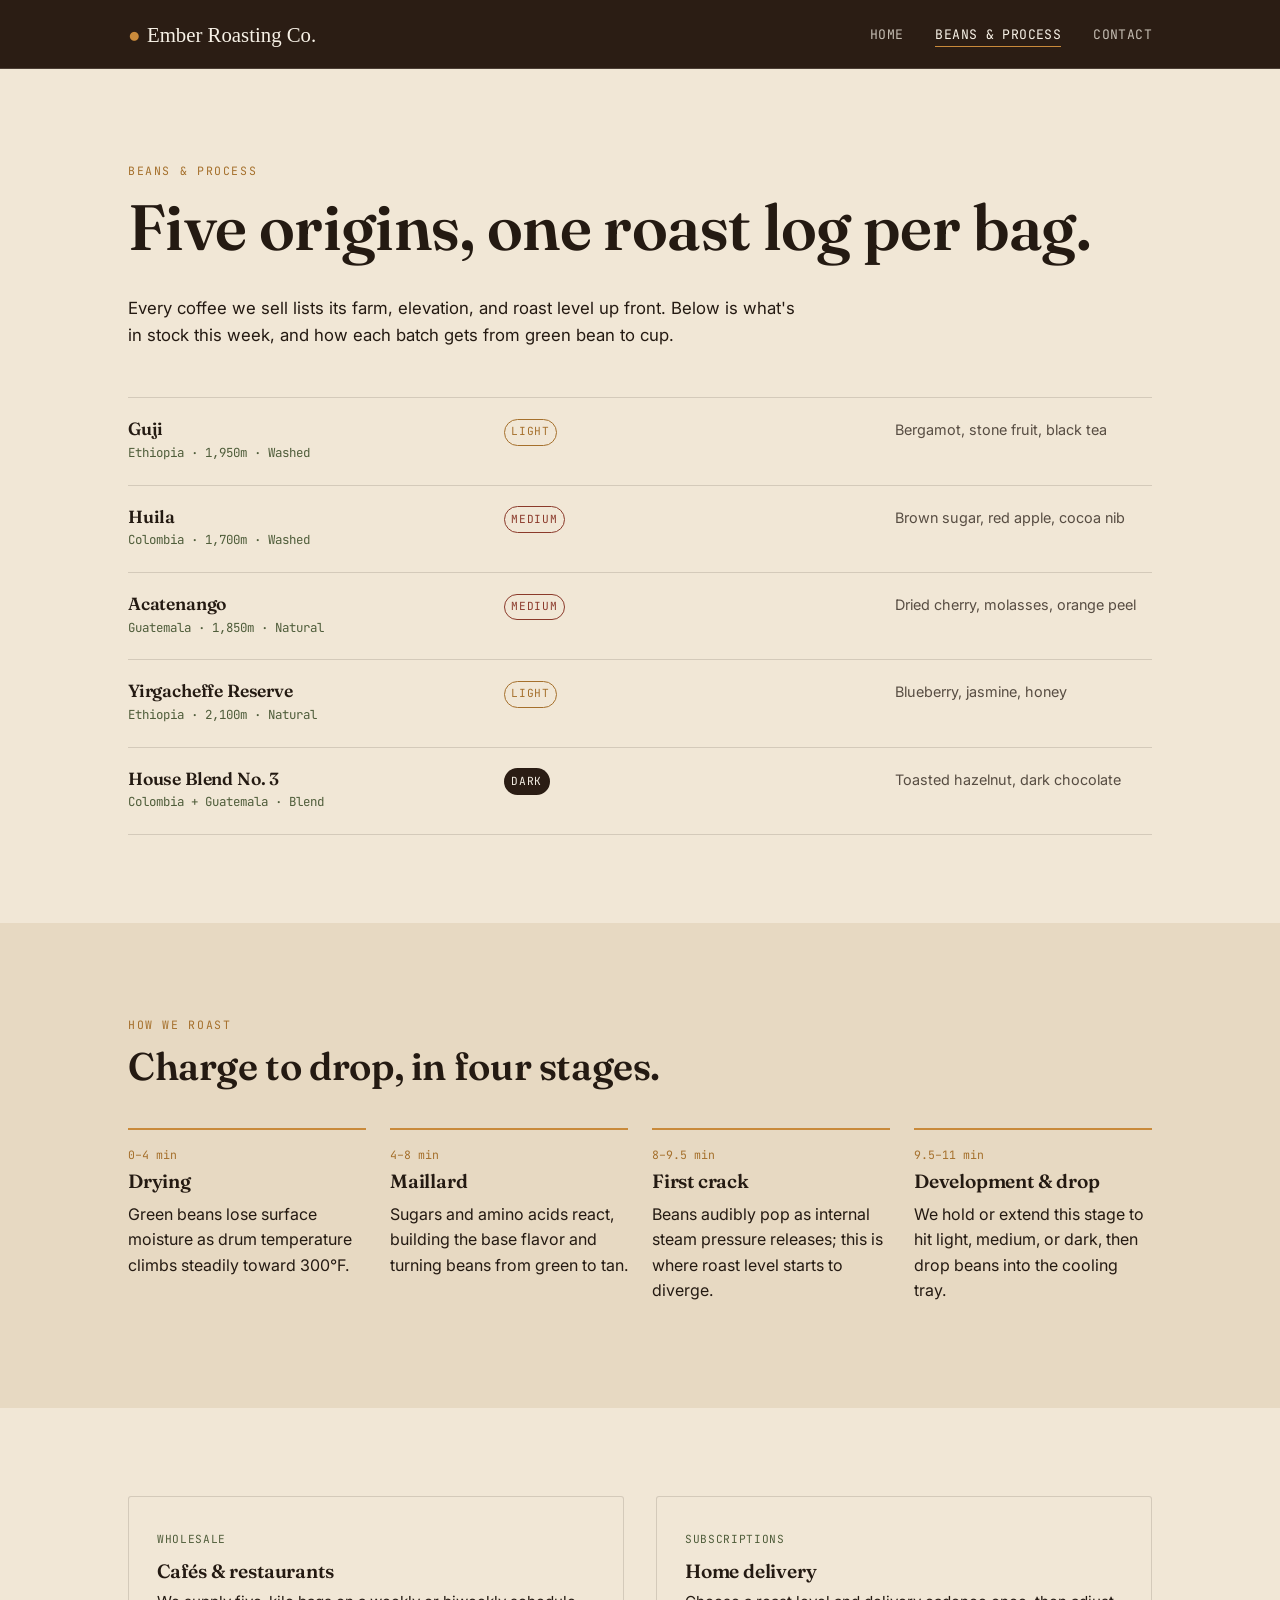
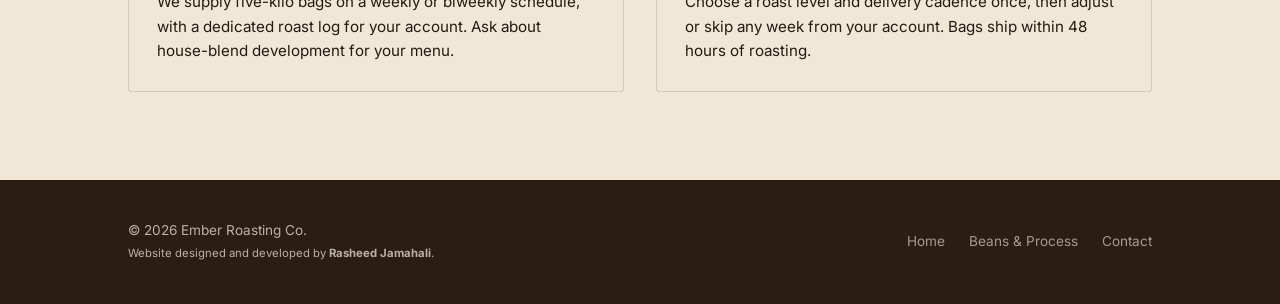
<file: about.html>
<!DOCTYPE html>
<html lang="en">
<head>
  <meta charset="UTF-8">
  <meta name="viewport" content="width=device-width, initial-scale=1.0">
  <title>Beans &amp; Process | Ember Roasting Co.</title>
  <meta name="description" content="See the current single-origin coffee lineup at Ember Roasting Co. and how we take green beans from charge to drop through our four-stage roast process.">
  <link rel="icon" href="data:,">
  <link rel="preconnect" href="https://fonts.googleapis.com">
  <link href="https://fonts.googleapis.com/css2?family=Fraunces:wght@400;600;700&family=Inter:wght@400;500;600&family=JetBrains+Mono:wght@400;500&display=swap" rel="stylesheet">
  <link rel="stylesheet" href="style.css">
</head>
<body>
  <a class="skip-link" href="#main">Skip to content</a>

  <header class="site-header">
    <div class="wrap nav">
      <a href="index.html" class="brand"><span class="mark">&#9679;</span> Ember Roasting Co.</a>
      <button class="nav-toggle" id="navToggle" aria-expanded="false" aria-controls="navLinks">
        <span class="visually-hidden">Menu</span>
        <span class="bar"></span><span class="bar"></span><span class="bar"></span>
      </button>
      <ul class="nav-links" id="navLinks">
        <li><a href="index.html">Home</a></li>
        <li><a href="about.html" aria-current="page">Beans &amp; Process</a></li>
        <li><a href="contact.html">Contact</a></li>
      </ul>
    </div>
  </header>

  <main id="main">
    <section class="section-light" style="padding-bottom:2rem;">
      <div class="wrap">
        <span class="eyebrow">Beans &amp; Process</span>
        <h1>Five origins, one roast log per bag.</h1>
        <p class="lede" style="font-size:1.05rem;">Every coffee we sell lists its farm, elevation, and roast level up front. Below is what's in stock this week, and how each batch gets from green bean to cup.</p>
      </div>
    </section>

    <section class="section-light" style="padding-top:0;">
      <div class="wrap">
        <div class="coffee-list">
          <div class="coffee-row">
            <div>
              <h3>Guji</h3>
              <span class="origin">Ethiopia &middot; 1,950m &middot; Washed</span>
            </div>
            <span class="roast-tag light">Light</span>
            <span></span>
            <p class="notes">Bergamot, stone fruit, black tea</p>
          </div>
          <div class="coffee-row">
            <div>
              <h3>Huila</h3>
              <span class="origin">Colombia &middot; 1,700m &middot; Washed</span>
            </div>
            <span class="roast-tag medium">Medium</span>
            <span></span>
            <p class="notes">Brown sugar, red apple, cocoa nib</p>
          </div>
          <div class="coffee-row">
            <div>
              <h3>Acatenango</h3>
              <span class="origin">Guatemala &middot; 1,850m &middot; Natural</span>
            </div>
            <span class="roast-tag medium">Medium</span>
            <span></span>
            <p class="notes">Dried cherry, molasses, orange peel</p>
          </div>
          <div class="coffee-row">
            <div>
              <h3>Yirgacheffe Reserve</h3>
              <span class="origin">Ethiopia &middot; 2,100m &middot; Natural</span>
            </div>
            <span class="roast-tag light">Light</span>
            <span></span>
            <p class="notes">Blueberry, jasmine, honey</p>
          </div>
          <div class="coffee-row">
            <div>
              <h3>House Blend No. 3</h3>
              <span class="origin">Colombia + Guatemala &middot; Blend</span>
            </div>
            <span class="roast-tag dark">Dark</span>
            <span></span>
            <p class="notes">Toasted hazelnut, dark chocolate</p>
          </div>
        </div>
      </div>
    </section>

    <section class="section-alt">
      <div class="wrap">
        <div class="section-head">
          <span class="eyebrow">How we roast</span>
          <h2>Charge to drop, in four stages.</h2>
        </div>
        <div class="process">
          <div class="process-step">
            <span class="phase-time">0&ndash;4 min</span>
            <h3>Drying</h3>
            <p>Green beans lose surface moisture as drum temperature climbs steadily toward 300&deg;F.</p>
          </div>
          <div class="process-step">
            <span class="phase-time">4&ndash;8 min</span>
            <h3>Maillard</h3>
            <p>Sugars and amino acids react, building the base flavor and turning beans from green to tan.</p>
          </div>
          <div class="process-step">
            <span class="phase-time">8&ndash;9.5 min</span>
            <h3>First crack</h3>
            <p>Beans audibly pop as internal steam pressure releases; this is where roast level starts to diverge.</p>
          </div>
          <div class="process-step">
            <span class="phase-time">9.5&ndash;11 min</span>
            <h3>Development &amp; drop</h3>
            <p>We hold or extend this stage to hit light, medium, or dark, then drop beans into the cooling tray.</p>
          </div>
        </div>
      </div>
    </section>

    <section class="section-light">
      <div class="wrap grid-2">
        <div class="card">
          <span class="tag">Wholesale</span>
          <h3>Cafés &amp; restaurants</h3>
          <p>We supply five-kilo bags on a weekly or biweekly schedule, with a dedicated roast log for your account. Ask about house-blend development for your menu.</p>
        </div>
        <div class="card">
          <span class="tag">Subscriptions</span>
          <h3>Home delivery</h3>
          <p>Choose a roast level and delivery cadence once, then adjust or skip any week from your account. Bags ship within 48 hours of roasting.</p>
        </div>
      </div>
    </section>
  </main>

  <footer class="site-footer">
    <div class="wrap footer-grid">
      <p style="margin:0;">
        &copy; <span id="footerYear">2026</span> Ember Roasting Co.<br>
        <small>Website designed and developed by <strong>Rasheed Jamahali</strong>.</small>
      </p>
      <ul class="footer-links">
        <li><a href="index.html">Home</a></li>
        <li><a href="about.html">Beans &amp; Process</a></li>
        <li><a href="contact.html">Contact</a></li>
      </ul>
    </div>
  </footer>

  <script src="script.js"></script>
</body>
</html>
</file>
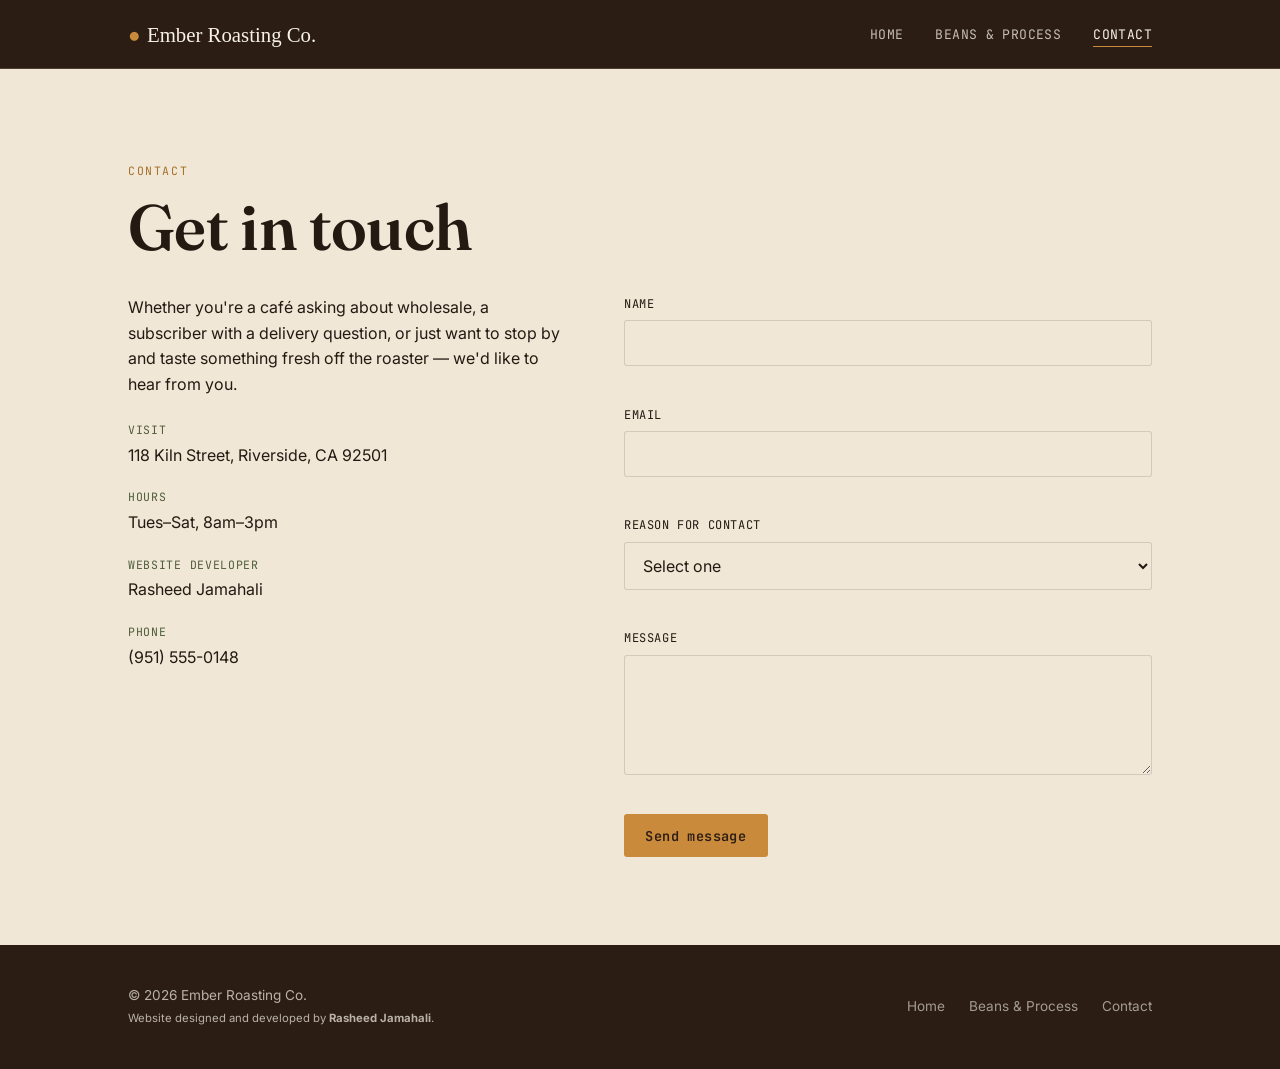
<file: contact.html>
<!DOCTYPE html>
<html lang="en">
<head>
  <meta charset="UTF-8">
  <meta name="viewport" content="width=device-width, initial-scale=1.0">
  <title>Contact | Ember Roasting Co.</title>
  <meta name="description" content="Get in touch with Ember Roasting Co. for wholesale orders, subscription questions, or a visit to the roastery.">
  <link rel="icon" href="data:,">
  <link rel="preconnect" href="https://fonts.googleapis.com">
  <link href="https://fonts.googleapis.com/css2?family=Fraunces:wght@400;600;700&family=Inter:wght@400;500;600&family=JetBrains+Mono:wght@400;500&display=swap" rel="stylesheet">
  <link rel="stylesheet" href="style.css">
</head>
<body>
  <a class="skip-link" href="#main">Skip to content</a>

  <header class="site-header">
    <div class="wrap nav">
      <a href="index.html" class="brand"><span class="mark">&#9679;</span> Ember Roasting Co.</a>
      <button class="nav-toggle" id="navToggle" aria-expanded="false" aria-controls="navLinks">
        <span class="visually-hidden">Menu</span>
        <span class="bar"></span><span class="bar"></span><span class="bar"></span>
      </button>
      <ul class="nav-links" id="navLinks">
        <li><a href="index.html">Home</a></li>
        <li><a href="about.html">Beans &amp; Process</a></li>
        <li><a href="contact.html" aria-current="page">Contact</a></li>
      </ul>
    </div>
  </header>

  <main id="main">
    <section class="section-light">
      <div class="wrap">
        <span class="eyebrow">Contact</span>
        <h1 style="max-width:16ch;">Get in touch</h1>

        <div class="contact-layout" style="margin-top:2rem;">
          <div class="contact-info">
            <p>Whether you're a café asking about wholesale, a subscriber with a delivery question, or just want to stop by and taste something fresh off the roaster &mdash; we'd like to hear from you.</p>
            <dl>
              <dt>Visit</dt>
              <dd>118 Kiln Street, Riverside, CA 92501</dd>
              <dt>Hours</dt>
              <dd>Tues&ndash;Sat, 8am&ndash;3pm</dd>
              <dt>Website Developer</dt>
              <dd>Rasheed Jamahali</dd>
              <dt>Phone</dt>
              <dd>(951) 555-0148</dd>
            </dl>
          </div>

          <div>
            <form id="contactForm" novalidate>
              <div class="field" id="nameField">
                <label for="name">Name</label>
                <input type="text" id="name" name="name" autocomplete="name" required>
                <span class="error-msg" id="nameError"></span>
              </div>

              <div class="field" id="emailField">
                <label for="email">Email</label>
                <input type="email" id="email" name="email" autocomplete="email" required>
                <span class="error-msg" id="emailError"></span>
              </div>

              <div class="field" id="reasonField">
                <label for="reason">Reason for contact</label>
                <select id="reason" name="reason" required>
                  <option value="">Select one</option>
                  <option value="wholesale">Wholesale order</option>
                  <option value="subscription">Subscription question</option>
                  <option value="visit">Planning a visit</option>
                  <option value="other">Something else</option>
                </select>
                <span class="error-msg" id="reasonError"></span>
              </div>

              <div class="field" id="messageField">
                <label for="message">Message</label>
                <textarea id="message" name="message" required></textarea>
                <span class="error-msg" id="messageError"></span>
              </div>

              <button type="submit" class="btn btn-primary" style="align-self:flex-start;">Send message</button>
              <div class="form-status" id="formStatus" role="status" aria-live="polite"></div>
            </form>
          </div>
        </div>
      </div>
    </section>
  </main>

  <footer class="site-footer">
    <div class="wrap footer-grid">
      <p style="margin:0;">
        &copy; <span id="footerYear">2026</span> Ember Roasting Co.<br>
        <small>Website designed and developed by <strong>Rasheed Jamahali</strong>.</small>
      </p>
      <ul class="footer-links">
        <li><a href="index.html">Home</a></li>
        <li><a href="about.html">Beans &amp; Process</a></li>
        <li><a href="contact.html">Contact</a></li>
      </ul>
    </div>
  </footer>

  <script src="script.js"></script>
</body>
</html>
</file>
<file: style.css>
/* ==========================================================================
   Ember Roasting Co. — stylesheet
   Design tokens
   ========================================================================== */
:root {
  /* Color */
  --espresso: #2b1d14;      /* primary dark bg */
  --espresso-2: #3a2a1d;    /* dark bg, raised surfaces */
  --parchment: #f1e7d6;     /* primary light bg */
  --parchment-2: #e7d9c2;   /* light bg, raised surfaces */
  --ink: #241a12;           /* body text on light */
  --cream: #f7f1e6;         /* text on dark */
  --amber: #c98a3b;         /* roast amber — primary accent */
  --amber-dim: #a5702c;
  --olive: #4f5d3a;         /* origin green — secondary accent */
  --crack: #8b3a2b;         /* first-crack red — used sparingly */
  --line: rgba(36, 26, 18, 0.14);
  --line-dark: rgba(247, 241, 230, 0.16);

  /* Type */
  --font-display: "Fraunces", Georgia, serif;
  --font-body: "Inter", -apple-system, Segoe UI, sans-serif;
  --font-mono: "JetBrains Mono", ui-monospace, Menlo, monospace;

  /* Layout */
  --max-w: 1120px;
  --gutter: clamp(1.25rem, 4vw, 3rem);
  --radius: 3px;
}

@font-face {
  font-family: "Fraunces";
  src: local("Georgia");
  font-display: swap;
}

* { box-sizing: border-box; }
html { scroll-behavior: smooth; }

body {
  margin: 0;
  font-family: var(--font-body);
  background: var(--parchment);
  color: var(--ink);
  line-height: 1.6;
  -webkit-font-smoothing: antialiased;
}

img { max-width: 100%; display: block; }

a { color: inherit; }

h1, h2, h3 {
  font-family: var(--font-display);
  font-weight: 600;
  line-height: 1.12;
  margin: 0 0 0.5em;
  letter-spacing: -0.01em;
}

h1 { font-size: clamp(2.4rem, 5vw, 4rem); }
h2 { font-size: clamp(1.7rem, 3vw, 2.4rem); }
h3 { font-size: 1.2rem; }

p { margin: 0 0 1em; max-width: 62ch; }

.eyebrow {
  font-family: var(--font-mono);
  font-size: 0.72rem;
  letter-spacing: 0.14em;
  text-transform: uppercase;
  color: var(--amber-dim);
  display: inline-block;
  margin-bottom: 0.9em;
}

.wrap {
  max-width: var(--max-w);
  margin-inline: auto;
  padding-inline: var(--gutter);
}

/* ---------- Buttons ---------- */
.btn {
  display: inline-flex;
  align-items: center;
  gap: 0.5em;
  font-family: var(--font-mono);
  font-size: 0.85rem;
  letter-spacing: 0.03em;
  text-decoration: none;
  padding: 0.85em 1.5em;
  border-radius: var(--radius);
  border: 1px solid transparent;
  cursor: pointer;
  transition: transform 0.15s ease, background 0.15s ease, border-color 0.15s ease;
}
.btn-primary {
  background: var(--amber);
  color: var(--espresso);
  font-weight: 600;
}
.btn-primary:hover { background: #dda058; transform: translateY(-1px); }

.btn-ghost {
  background: transparent;
  border-color: var(--line-dark);
  color: var(--cream);
}
.btn-ghost:hover { border-color: var(--amber); color: var(--amber); }

.btn-ghost-dark {
  background: transparent;
  border-color: var(--line);
  color: var(--ink);
}
.btn-ghost-dark:hover { border-color: var(--amber-dim); color: var(--amber-dim); }

/* ---------- Header / Nav ---------- */
.site-header {
  background: var(--espresso);
  color: var(--cream);
  position: sticky;
  top: 0;
  z-index: 50;
  border-bottom: 1px solid var(--line-dark);
}
.nav {
  display: flex;
  align-items: center;
  justify-content: space-between;
  padding-block: 1.1rem;
}
.brand {
  font-family: var(--font-display);
  font-size: 1.3rem;
  text-decoration: none;
  color: var(--cream);
  display: flex;
  align-items: baseline;
  gap: 0.4rem;
}
.brand .mark { color: var(--amber); }

.nav-links {
  display: flex;
  gap: 2rem;
  list-style: none;
  margin: 0;
  padding: 0;
  font-family: var(--font-mono);
  font-size: 0.82rem;
  letter-spacing: 0.03em;
  text-transform: uppercase;
}
.nav-links a {
  text-decoration: none;
  color: var(--cream);
  opacity: 0.75;
  padding-bottom: 3px;
  border-bottom: 1px solid transparent;
  transition: opacity 0.15s ease, border-color 0.15s ease;
}
.nav-links a:hover,
.nav-links a[aria-current="page"] {
  opacity: 1;
  border-color: var(--amber);
}

.nav-toggle {
  display: none;
  background: none;
  border: 1px solid var(--line-dark);
  border-radius: var(--radius);
  padding: 0.5em 0.7em;
  color: var(--cream);
  cursor: pointer;
}
.nav-toggle .bar {
  display: block;
  width: 20px;
  height: 2px;
  background: currentColor;
  margin: 4px 0;
  transition: transform 0.2s ease, opacity 0.2s ease;
}
.nav-toggle[aria-expanded="true"] .bar:nth-child(1) { transform: translateY(6px) rotate(45deg); }
.nav-toggle[aria-expanded="true"] .bar:nth-child(2) { opacity: 0; }
.nav-toggle[aria-expanded="true"] .bar:nth-child(3) { transform: translateY(-6px) rotate(-45deg); }

/* ---------- Hero ---------- */
.hero {
  background: var(--espresso);
  color: var(--cream);
  padding-block: clamp(3rem, 8vw, 6rem) clamp(2.5rem, 6vw, 4rem);
}
.hero-grid {
  display: grid;
  grid-template-columns: 1.1fr 1fr;
  gap: clamp(2rem, 5vw, 4rem);
  align-items: center;
}
.hero p.lede {
  font-size: 1.1rem;
  color: rgba(247, 241, 230, 0.82);
}
.hero-actions {
  display: flex;
  gap: 1rem;
  margin-top: 1.8rem;
  flex-wrap: wrap;
}

/* Signature element: the roast curve */
.roast-curve-card {
  background: var(--espresso-2);
  border: 1px solid var(--line-dark);
  border-radius: 6px;
  padding: 1.5rem 1.5rem 1rem;
}
.roast-curve-card .curve-label {
  display: flex;
  justify-content: space-between;
  font-family: var(--font-mono);
  font-size: 0.72rem;
  color: rgba(247, 241, 230, 0.6);
  text-transform: uppercase;
  letter-spacing: 0.08em;
  margin-bottom: 0.75rem;
}
.roast-curve-card svg { width: 100%; height: auto; overflow: visible; }
.curve-path {
  fill: none;
  stroke: var(--amber);
  stroke-width: 2.5;
  stroke-linecap: round;
  stroke-dasharray: 520;
  stroke-dashoffset: 520;
  animation: draw-curve 2.2s ease forwards 0.3s;
}
@keyframes draw-curve {
  to { stroke-dashoffset: 0; }
}
.curve-marker { fill: var(--crack); }
.curve-phase-labels text {
  font-family: var(--font-mono);
  font-size: 9px;
  fill: rgba(247, 241, 230, 0.55);
}

/* ---------- Sections ---------- */
section { padding-block: clamp(3rem, 7vw, 5.5rem); }
.section-light { background: var(--parchment); }
.section-alt { background: var(--parchment-2); }
.section-dark { background: var(--espresso); color: var(--cream); }

.section-head {
  max-width: 640px;
  margin-bottom: 2.5rem;
}
.section-dark .eyebrow { color: var(--amber); }

/* ---------- Feature / value grid ---------- */
.grid-3 {
  display: grid;
  grid-template-columns: repeat(3, 1fr);
  gap: 1.75rem;
}
.grid-2 {
  display: grid;
  grid-template-columns: 1fr 1fr;
  gap: 2rem;
}

.card {
  background: var(--parchment);
  border: 1px solid var(--line);
  border-radius: var(--radius);
  padding: 1.75rem;
}
.card h3 { margin-bottom: 0.5rem; }
.card p { margin-bottom: 0; font-size: 0.95rem; }
.card .tag {
  font-family: var(--font-mono);
  font-size: 0.7rem;
  letter-spacing: 0.06em;
  text-transform: uppercase;
  color: var(--olive);
  display: inline-block;
  margin-bottom: 0.75rem;
}

/* ---------- Coffee list (About/Services page) ---------- */
.coffee-list { display: flex; flex-direction: column; }
.coffee-row {
  display: grid;
  grid-template-columns: 1.4fr 0.7fr 0.7fr 1fr;
  gap: 1rem;
  align-items: baseline;
  padding-block: 1.25rem;
  border-top: 1px solid var(--line);
}
.coffee-row:last-child { border-bottom: 1px solid var(--line); }
.coffee-row h3 { margin: 0; font-size: 1.1rem; }
.coffee-row .origin {
  font-family: var(--font-mono);
  font-size: 0.78rem;
  color: var(--olive);
}
.roast-tag {
  font-family: var(--font-mono);
  font-size: 0.7rem;
  text-transform: uppercase;
  letter-spacing: 0.06em;
  padding: 0.3em 0.6em;
  border-radius: 999px;
  justify-self: start;
  border: 1px solid var(--line);
}
.roast-tag.light { color: var(--amber-dim); border-color: var(--amber-dim); }
.roast-tag.medium { color: var(--crack); border-color: var(--crack); }
.roast-tag.dark { color: var(--espresso); background: var(--espresso); color: var(--cream); }
.coffee-row .notes { font-size: 0.9rem; margin: 0; color: rgba(36,26,18,0.75); }

/* ---------- Process steps (About page) ---------- */
.process {
  display: grid;
  grid-template-columns: repeat(4, 1fr);
  gap: 1.5rem;
}
.process-step {
  border-top: 2px solid var(--amber);
  padding-top: 1rem;
}
.process-step .phase-time {
  font-family: var(--font-mono);
  font-size: 0.72rem;
  color: var(--amber-dim);
  display: block;
  margin-bottom: 0.4rem;
}

/* ---------- Contact page ---------- */
.contact-layout {
  display: grid;
  grid-template-columns: 0.9fr 1.1fr;
  gap: clamp(2rem, 5vw, 4rem);
}
.contact-info dl {
  margin: 1.5rem 0 0;
}
.contact-info dt {
  font-family: var(--font-mono);
  font-size: 0.72rem;
  text-transform: uppercase;
  letter-spacing: 0.06em;
  color: var(--olive);
  margin-top: 1.25rem;
}
.contact-info dd { margin: 0.2rem 0 0; }

form {
  display: flex;
  flex-direction: column;
  gap: 1.25rem;
}
.field { display: flex; flex-direction: column; gap: 0.4rem; }
.field label {
  font-family: var(--font-mono);
  font-size: 0.75rem;
  text-transform: uppercase;
  letter-spacing: 0.05em;
}
.field input,
.field select,
.field textarea {
  font-family: var(--font-body);
  font-size: 1rem;
  padding: 0.75em 0.9em;
  border: 1px solid var(--line);
  border-radius: var(--radius);
  background: var(--parchment);
  color: var(--ink);
}
.field input:focus,
.field select:focus,
.field textarea:focus {
  outline: 2px solid var(--amber);
  outline-offset: 1px;
}
.field textarea { resize: vertical; min-height: 120px; }
.field .error-msg {
  font-size: 0.8rem;
  color: var(--crack);
  min-height: 1em;
}
.field.has-error input,
.field.has-error select,
.field.has-error textarea {
  border-color: var(--crack);
}
.form-status {
  font-family: var(--font-mono);
  font-size: 0.85rem;
  padding: 0.9em 1em;
  border-radius: var(--radius);
  display: none;
}
.form-status.visible { display: block; }
.form-status.success {
  background: rgba(79, 93, 58, 0.14);
  color: var(--olive);
  display: block;
}
.form-status.failure {
  background: rgba(139, 58, 43, 0.12);
  color: var(--crack);
  display: block;
}

/* ---------- Footer ---------- */
.site-footer {
  background: var(--espresso);
  color: rgba(247, 241, 230, 0.7);
  padding-block: 2.5rem;
  font-size: 0.85rem;
}
.footer-grid {
  display: flex;
  justify-content: space-between;
  align-items: center;
  flex-wrap: wrap;
  gap: 1rem;
}
.footer-grid a { text-decoration: none; opacity: 0.85; }
.footer-grid a:hover { opacity: 1; color: var(--amber); }
.footer-links { display: flex; gap: 1.5rem; list-style: none; padding: 0; margin: 0; }

/* ---------- Utility ---------- */
.visually-hidden {
  position: absolute;
  width: 1px; height: 1px;
  overflow: hidden;
  clip: rect(0 0 0 0);
  white-space: nowrap;
}
.skip-link {
  position: absolute;
  left: -999px;
  top: 0;
  background: var(--amber);
  color: var(--espresso);
  padding: 0.6em 1em;
  z-index: 100;
}
.skip-link:focus { left: var(--gutter); }

@media (prefers-reduced-motion: reduce) {
  .curve-path { animation: none; stroke-dashoffset: 0; }
  html { scroll-behavior: auto; }
}

/* ---------- Responsive ---------- */
@media (max-width: 860px) {
  .grid-3 { grid-template-columns: 1fr; }
  .grid-2 { grid-template-columns: 1fr; }
  .process { grid-template-columns: repeat(2, 1fr); }
  .hero-grid { grid-template-columns: 1fr; }
  .contact-layout { grid-template-columns: 1fr; }
  .coffee-row { grid-template-columns: 1fr; gap: 0.35rem; }
  .roast-tag { justify-self: start; }
}

@media (max-width: 720px) {
  .nav-links {
    position: absolute;
    top: 100%;
    left: 0;
    right: 0;
    background: var(--espresso);
    flex-direction: column;
    gap: 0;
    max-height: 0;
    overflow: hidden;
    transition: max-height 0.25s ease;
    border-bottom: 1px solid var(--line-dark);
  }
  .nav-links.open { max-height: 300px; }
  .nav-links li { border-top: 1px solid var(--line-dark); }
  .nav-links a { display: block; padding: 1rem var(--gutter); }
  .nav-toggle { display: inline-block; }
}
</file>
